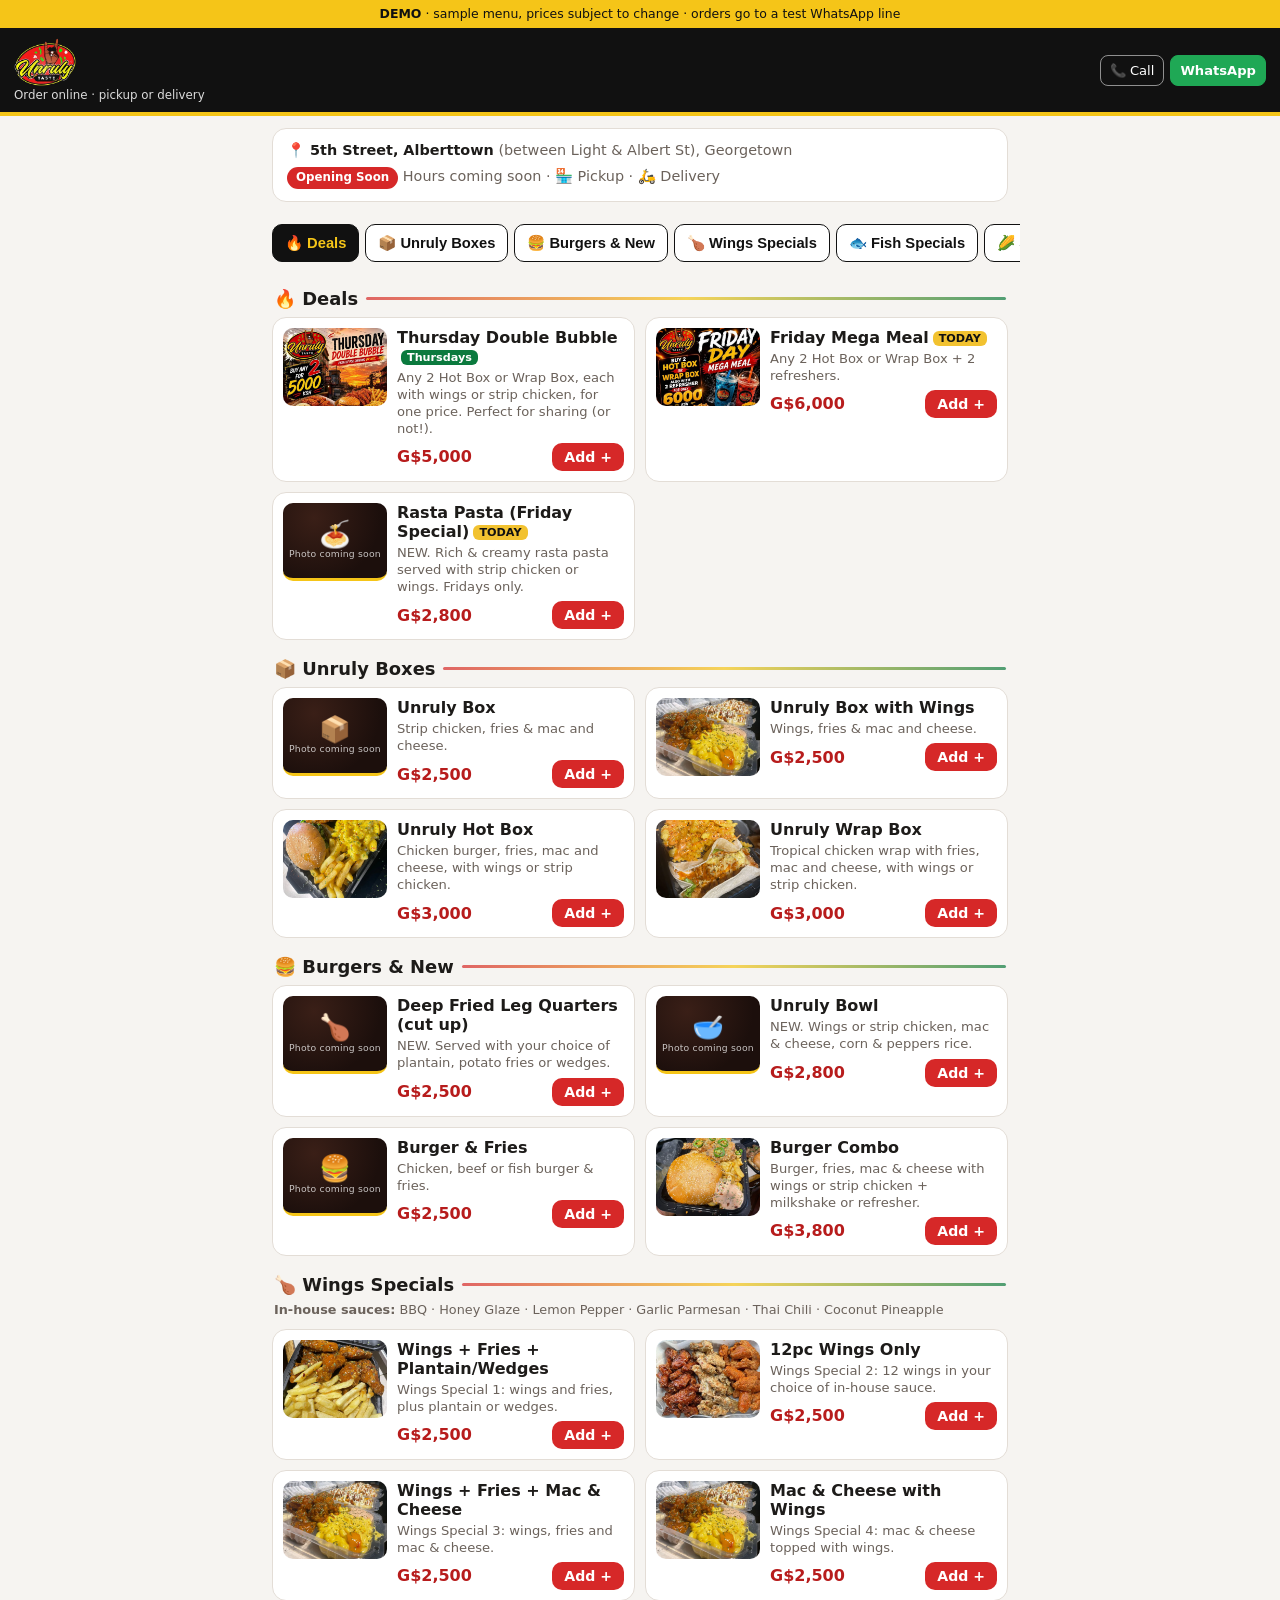
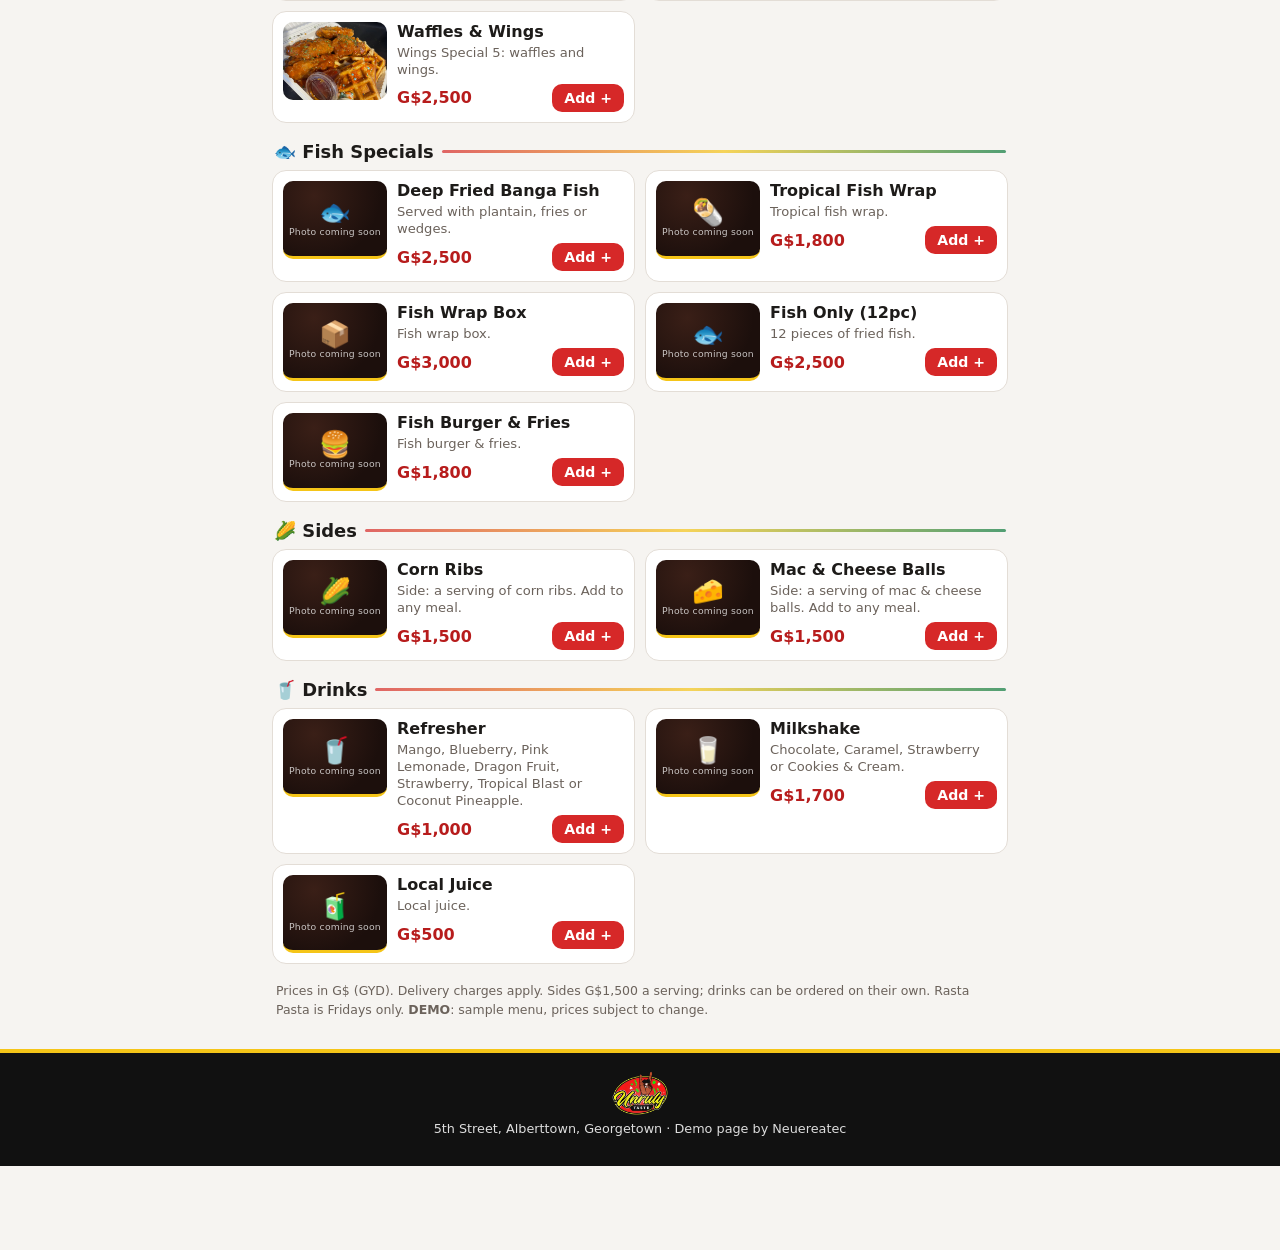
<file: index.html>
<!doctype html>
<html lang="en">
<head>
<meta charset="utf-8">
<meta name="viewport" content="width=device-width, initial-scale=1, viewport-fit=cover">
<title>Unruly Taste · Order Online (Demo)</title>
<meta name="description" content="Unruly Taste, Alberttown, Georgetown: wings specials, Unruly Boxes, Hot Box, Wrap Box, fish specials, Rasta Pasta Fridays. Order on WhatsApp for pickup or delivery. DEMO page, sample menu.">
<meta name="theme-color" content="#111111">
<meta property="og:title" content="Unruly Taste · Order Online (Demo)">
<meta property="og:description" content="Wings, Unruly Boxes, Hot Box, Wrap Box, fish specials & more. Tap to order on WhatsApp. Pickup or delivery in Georgetown. Demo menu.">
<meta property="og:image" content="https://bbscalton.github.io/unruly-taste-demo/images/og-share.jpg">
<meta property="og:image:type" content="image/jpeg">
<meta property="og:image:width" content="1200">
<meta property="og:image:height" content="630">
<meta property="og:image:alt" content="Unruly Taste logo with wings and a Hot Box">
<meta property="og:url" content="https://bbscalton.github.io/unruly-taste-demo/">
<meta property="og:type" content="website">
<link rel="icon" href="images/favicon-32.png" type="image/png" sizes="32x32">
<link rel="icon" href="images/favicon-192.png" type="image/png" sizes="192x192">
<link rel="apple-touch-icon" href="images/apple-touch-icon.png">
<link rel="stylesheet" href="styles.css">
<link rel="stylesheet" href="assistant.css">
</head>
<body>
<div class="demo-banner" role="note"><b>DEMO</b> · sample menu, prices subject to change · orders go to a test WhatsApp line</div>

<header>
  <div class="brand">
    <img class="logo" src="images/logo.webp" alt="Unruly Taste" width="62" height="48">
    <p>Order online · pickup or delivery</p>
  </div>
  <div class="hactions">
    <a class="hbtn" id="callBtn" href="#">📞 Call</a>
    <a class="hbtn wa" id="waBtn" href="#" target="_blank" rel="noopener">WhatsApp</a>
  </div>
</header>

<main id="shop">
  <section class="strip card">
    <div><b>📍 5th Street, Alberttown</b> <span class="muted">(between Light &amp; Albert St), Georgetown</span></div>
    <div class="muted"><span class="pill soon">Opening Soon</span> Hours coming soon · 🏪 Pickup · 🛵 Delivery</div>
  </section>

  <nav class="tabs" id="tabs" aria-label="Menu sections"></nav>

  <div id="menu"></div>

  <p class="fineprint">Prices in G$ (GYD). Delivery charges apply. Sides G$1,500 a serving; drinks can be ordered on their own. Rasta Pasta is Fridays only. <b>DEMO</b>: sample menu, prices subject to change.</p>
</main>

<!-- sticky cart bar -->
<button id="cartBar" class="cartbar hidden" type="button">
  <span><b id="cartCount">0</b> item(s) · View order</span><span id="cartTotalBar">G$0</span>
</button>

<!-- item options sheet -->
<div class="modal hidden" id="itemModal" role="dialog" aria-modal="true" aria-labelledby="itemTitle">
  <div class="sheet">
    <button class="x" data-close aria-label="Close">×</button>
    <img id="itemImg" alt="" width="640" height="480"><div id="itemNoPhoto" class="hidden"></div>
    <div class="sheet-body">
      <h2 id="itemTitle"></h2>
      <p id="itemDesc" class="muted"></p>
      <div id="itemDay" class="daynote hidden"></div>
      <div id="itemGroups"></div>
      <div class="qtyrow"><span>Quantity</span>
        <div class="stepper"><button type="button" id="qMinus" aria-label="Less">−</button><b id="qVal">1</b><button type="button" id="qPlus" aria-label="More">+</button></div>
      </div>
      <div class="msgline" id="itemErr"></div>
      <button class="big" id="addBtn" type="button">Add to order</button>
    </div>
  </div>
</div>

<!-- cart + checkout sheet -->
<div class="modal hidden" id="cartModal" role="dialog" aria-modal="true" aria-labelledby="cartTitle">
  <div class="sheet">
    <button class="x" data-close aria-label="Close">×</button>
    <div class="sheet-body">
      <h2 id="cartTitle">Your order</h2>
      <div id="cartLines"></div>
      <div class="totalrow"><span>Total</span><b id="cartTotal">G$0</b></div>
      <p class="note">+ delivery charge if delivered (confirmed on WhatsApp).</p>

      <form id="checkout" novalidate>
        <h3>Your details</h3>
        <label for="cName">Your name *</label>
        <input type="text" id="cName" autocomplete="name" placeholder="e.g. Shania Persaud" maxlength="60">
        <label for="cPhone">Your WhatsApp number * <span class="muted">(we send your receipt here)</span></label>
        <input type="tel" id="cPhone" autocomplete="tel" inputmode="tel" value="+592 " placeholder="+592 600 1234" maxlength="22">
        <div class="hint" id="phoneHint">Guyana numbers: just type the 7 digits after +592. Other countries: start with + and the country code.</div>

        <h3>Pickup or delivery?</h3>
        <div class="seg" role="radiogroup">
          <label><input type="radio" name="ful" value="pickup" checked> 🏪 Pickup</label>
          <label><input type="radio" name="ful" value="delivery"> 🛵 Delivery</label>
        </div>
        <div id="pickupInfo" class="note">Pick up at 5th Street, Alberttown (between Light &amp; Albert St), Georgetown.</div>
        <div id="deliveryBox" class="hidden">
          <label for="cAddr">Delivery address *</label>
          <textarea id="cAddr" rows="2" maxlength="200" placeholder="House/lot, street, village/ward"></textarea>
          <label for="cLandmark">Landmark (optional)</label>
          <input type="text" id="cLandmark" maxlength="80" placeholder="e.g. opposite the school">
          <div class="note">Delivery charges apply. Unruly Taste will confirm the delivery fee on WhatsApp.</div>
        </div>
        <label for="cNote">Note for the kitchen (optional)</label>
        <input type="text" id="cNote" maxlength="140" placeholder="e.g. extra sauce, no pepper">
        <div class="msgline" id="checkoutErr"></div>
        <h3>Payment</h3>
        <div class="seg" role="radiogroup" aria-label="Payment" id="payBox">
          <label><input type="radio" name="pay" value="pay-on-pickup" checked> 💵 Pay on pickup / delivery (cash)</label>
        </div>
        <button class="big wa" id="placeBtn" type="submit">Buy · place order</button>
        <p class="note">Your order goes straight to the Unruly Taste kitchen and you get an order number. Pay when you collect.</p>
      </form>
    </div>
  </div>
</div>

<!-- confirmation screen -->
<section id="done" class="hidden">
  <div class="card done">
    <div class="tick">✓</div>
    <h2 id="doneTitle">Thank you! Your order is placed</h2>
    <p id="doneMsg">Your order number is <b id="doneNo"></b>.</p>
    <a class="big wa" id="doneWa" href="#" target="_blank" rel="noopener">Open WhatsApp &amp; send order</a>
    <h3>Your receipt</h3>
    <pre id="receiptText" class="receipt"></pre>
    <div class="btnrow">
      <button type="button" class="sbtn" id="copyReceipt">📋 Copy receipt</button>
      <button type="button" class="sbtn" id="saveReceipt">💾 Save receipt</button>
      <button type="button" class="sbtn hidden" id="shareReceipt">📤 Share to my WhatsApp</button>
      <button type="button" class="sbtn" id="copyReorder">🔁 Copy reorder link</button>
    </div>
    <p class="note">Unruly Taste may also send this receipt to your WhatsApp number. To order the same again later, open the reorder link in the receipt.</p>
    <button type="button" class="big ghost" id="newOrder">Start a new order</button>
  </div>
</section>

<div id="toast" class="toast hidden" role="status"></div>

<footer><img class="logo small" src="images/logo.webp" alt="Unruly Taste" width="57" height="44" loading="lazy"><p>5th Street, Alberttown, Georgetown · Demo page by Neuereatec</p></footer>

<script src="config.js?v=20261012b"></script>
<script src="menu.js"></script>
<script src="menu-live.js?v=20261012f"></script>
</body>
</html>
</file>
<file: styles.css>
/* Unruly Taste demo ordering page. Look & feel follows the GDB Loan Helper (gdb.neuereatec.org):
   mobile-first, system font, solid header bar with a 4px accent border, white 14px-radius cards,
   big 10px-radius buttons, bottom-sheet modals. Colours: Unruly Taste black / red / yellow + green/gold. */
:root { --black:#111; --red:#d62828; --red2:#b71c1c; --yellow:#f5c518; --green:#0b7a3e; --gold:#f2c230; --wa:#1fa855; --bg:#f6f4f1; --line:#e3ddd6; --ink:#1d1b19; }
* { box-sizing:border-box; }
html, body { margin:0; font-family:system-ui,-apple-system,"Segoe UI",Roboto,Arial,sans-serif; background:var(--bg); color:var(--ink); }
body { padding-bottom:84px; }
a { color:inherit; }
.hidden { display:none !important; }
.muted { color:#6b625b; }
.demo-banner { background:var(--yellow); color:#111; font-size:.78rem; text-align:center; padding:6px 10px; line-height:1.3; }
header { position:sticky; top:0; z-index:20; background:var(--black); color:#fff; padding:10px 14px; border-bottom:4px solid var(--yellow); display:flex; align-items:center; justify-content:space-between; gap:8px; }
header p { margin:2px 0 0; font-size:.74rem; opacity:.85; }
.hactions { display:flex; gap:6px; flex-shrink:0; }
.hbtn { background:transparent; color:#fff; border:1px solid #fff8; border-radius:8px; padding:7px 9px; font-size:.82rem; text-decoration:none; white-space:nowrap; }
.hbtn.wa { background:var(--wa); border-color:var(--wa); font-weight:600; }
.logo { display:block; height:48px; width:auto; }
.logo.small { height:44px; margin:0 auto; }
main { max-width:760px; margin:0 auto; padding:12px; }
.hero { position:relative; border-radius:14px; overflow:hidden; background:#1c0f0c; color:#fff; }
.hero img { display:block; width:100%; height:auto; aspect-ratio:4/3; object-fit:cover; opacity:.55; }
.hero-text { position:absolute; inset:auto 0 0 0; padding:16px; background:linear-gradient(transparent, #000c 40%); }
.hero h1 { font-size:1.5rem; margin:6px 0 4px; line-height:1.15; }
.hero p { margin:0; font-size:.92rem; opacity:.92; }
.hl { color:var(--yellow); }
.pill { display:inline-block; font-size:.74rem; font-weight:700; padding:3px 9px; border-radius:20px; }
.pill.soon { background:var(--red); color:#fff; }
.chips { display:flex; flex-wrap:wrap; gap:6px; margin-top:10px; }
.chips span { background:#ffffff1f; border:1px solid #ffffff33; border-radius:20px; padding:4px 9px; font-size:.78rem; }
.card { background:#fff; border:1px solid var(--line); border-radius:14px; padding:14px; }
.info { margin-top:12px; display:grid; grid-template-columns:1fr 1fr; gap:10px 14px; font-size:.88rem; line-height:1.35; }
.info .intro { grid-column:1/-1; font-size:.82rem; border-top:1px dashed var(--line); padding-top:8px; }
.tabs { position:sticky; top:64px; z-index:10; display:flex; gap:6px; margin:14px -12px 4px; padding:8px 12px; background:var(--bg); overflow-x:auto; }
.tabs button { flex:1 0 auto; padding:9px 12px; border-radius:10px; border:1px solid var(--black); background:#fff; color:var(--black); font-size:.92rem; font-weight:600; }
.tabs button.on { background:var(--black); color:var(--yellow); }
.sec { scroll-margin-top:120px; }
.sec h2 { font-size:1.12rem; margin:18px 2px 8px; display:flex; align-items:center; gap:8px; }
.sec h2::after { content:""; flex:1; height:3px; background:linear-gradient(90deg,var(--red),var(--yellow),var(--green)); border-radius:3px; opacity:.7; }
.grid { display:grid; grid-template-columns:1fr; gap:10px; }
@media (min-width:560px) { .grid { grid-template-columns:1fr 1fr; } .info { grid-template-columns:repeat(3,1fr); } }
.item { display:flex; gap:10px; background:#fff; border:1px solid var(--line); border-radius:14px; padding:10px; text-align:left; width:100%; font:inherit; color:inherit; cursor:pointer; }
.item img { width:104px; height:78px; object-fit:cover; border-radius:10px; flex-shrink:0; background:#1c0f0c; }
.item .t { flex:1; min-width:0; display:flex; flex-direction:column; }
.item h3 { margin:0; font-size:1rem; }
.item p { margin:3px 0 6px; font-size:.82rem; color:#6b625b; line-height:1.3; }
.item .pr { margin-top:auto; display:flex; align-items:center; justify-content:space-between; gap:6px; }
.price { font-weight:800; color:var(--red2); }
.price.ask { color:#6b625b; font-weight:600; font-size:.88rem; }
.addb { background:var(--red); color:#fff; border-radius:10px; padding:6px 12px; font-weight:700; font-size:.88rem; }
.addb.alt { background:#fff; color:var(--black); border:1px solid var(--black); }
.tag { display:inline-block; font-size:.7rem; font-weight:700; background:var(--green); color:#fff; border-radius:6px; padding:1px 6px; margin-left:4px; vertical-align:middle; }
.tag.today { background:var(--gold); color:#111; }
.fineprint { font-size:.78rem; color:#6b625b; line-height:1.45; margin:18px 4px; }
.cartbar { position:fixed; left:10px; right:10px; bottom:calc(10px + env(safe-area-inset-bottom)); z-index:30; display:flex; justify-content:space-between; align-items:center; max-width:740px; margin:0 auto; padding:14px 16px; border:0; border-radius:12px; background:var(--red); color:#fff; font-size:1.02rem; box-shadow:0 6px 18px #0005; border-bottom:4px solid var(--yellow); }
.cartbar b { font-weight:800; }
.modal { position:fixed; inset:0; background:#0009; display:flex; align-items:flex-end; justify-content:center; z-index:50; }
.sheet { position:relative; background:#fff; width:100%; max-width:560px; max-height:92vh; overflow:auto; border-radius:16px 16px 0 0; padding-bottom:env(safe-area-inset-bottom); animation:up .18s ease-out; }
@keyframes up { from { transform:translateY(40px); opacity:.4; } to { transform:none; opacity:1; } }
.sheet > img { display:block; width:100%; height:auto; aspect-ratio:4/3; max-height:240px; object-fit:cover; background:#1c0f0c; }
.sheet-body { padding:14px 16px 18px; }
.sheet h2 { margin:0 0 4px; font-size:1.2rem; padding-right:34px; }
.sheet h3 { margin:18px 0 4px; font-size:1rem; }
.x { position:absolute; top:8px; right:8px; z-index:2; width:36px; height:36px; border-radius:50%; border:0; background:#000a; color:#fff; font-size:1.4rem; line-height:1; }
.grp { margin-top:12px; }
.grp .gl { font-weight:700; font-size:.92rem; margin-bottom:6px; }
.grp .gl small { font-weight:400; color:#6b625b; }
.opts { display:flex; flex-wrap:wrap; gap:6px; }
.opts button { border:1px solid #c9c0b7; background:#fff; border-radius:20px; padding:8px 12px; font-size:.9rem; color:var(--ink); }
.opts button.on { background:var(--black); border-color:var(--black); color:var(--yellow); font-weight:700; }
.daynote { margin-top:8px; background:#fff8e1; border:1px solid #f0d77a; border-radius:10px; padding:8px 10px; font-size:.86rem; }
.qtyrow { display:flex; align-items:center; justify-content:space-between; margin-top:16px; font-weight:600; }
.stepper { display:flex; align-items:center; gap:4px; }
.stepper button { width:38px; height:38px; border-radius:10px; border:1px solid #c9c0b7; background:#fff; font-size:1.25rem; }
.stepper b { min-width:30px; text-align:center; font-size:1.05rem; }
label { display:block; font-size:.92rem; margin:10px 0 4px; }
input[type=text], input[type=tel], textarea { width:100%; padding:12px; font:inherit; font-size:1.05rem; border:1px solid #c9c0b7; border-radius:10px; background:#fff; }
input.bad, textarea.bad { border-color:var(--red); background:#fff6f5; }
.hint { font-size:.78rem; color:#6b625b; margin-top:4px; }
.hint.ok { color:var(--green); font-weight:600; }
.hint.bad { color:var(--red); font-weight:600; }
.seg { display:flex; gap:8px; }
.seg label { flex:1; margin:0; border:1px solid #c9c0b7; border-radius:10px; padding:11px; text-align:center; font-weight:600; }
.seg label:has(input:checked) { background:var(--black); border-color:var(--black); color:var(--yellow); }
.seg input { position:absolute; opacity:0; pointer-events:none; }
.big { display:block; width:100%; margin-top:16px; padding:14px; font-size:1.05rem; font-weight:700; border:0; border-radius:10px; background:var(--red); color:#fff; text-align:center; text-decoration:none; }
.big.wa { background:var(--wa); }
.big.ghost { background:#fff; color:var(--black); border:1px solid var(--black); }
.big:disabled { opacity:.5; }
.msgline { margin-top:10px; font-size:.92rem; color:var(--red); min-height:1.2em; }
.note { font-size:.82rem; color:#6b625b; margin:8px 0 0; line-height:1.4; }
.line { display:flex; gap:10px; align-items:flex-start; padding:10px 0; border-bottom:1px solid var(--line); }
.line .ln { flex:1; min-width:0; }
.line .ln b { display:block; }
.line .ln small { color:#6b625b; display:block; line-height:1.3; }
.line .lp { font-weight:700; white-space:nowrap; }
.line .stepper button { width:32px; height:32px; font-size:1.05rem; }
.line .warn { color:#8a5a00; font-size:.78rem; }
.totalrow { display:flex; justify-content:space-between; font-size:1.15rem; margin-top:12px; }
.totalrow b { color:var(--red2); }
#done { max-width:560px; margin:0 auto; padding:12px; }
.done { text-align:left; }
.done .tick { width:56px; height:56px; border-radius:50%; background:var(--wa); color:#fff; font-size:2rem; display:flex; align-items:center; justify-content:center; margin:4px auto 8px; }
.done h2 { text-align:center; margin:0 0 6px; font-size:1.2rem; }
.done > p { text-align:center; margin:0; }
.receipt { white-space:pre-wrap; word-wrap:break-word; background:#fffdf5; border:1px dashed #d9c48a; border-radius:10px; padding:12px; font-size:.84rem; line-height:1.45; font-family:ui-monospace,Menlo,Consolas,monospace; max-height:340px; overflow:auto; }
.btnrow { display:grid; grid-template-columns:1fr 1fr; gap:8px; }
.sbtn { padding:11px 8px; border-radius:10px; border:1px solid var(--black); background:#fff; font-size:.9rem; font-weight:600; color:var(--ink); }
.toast { position:fixed; left:50%; transform:translateX(-50%); top:calc(12px + env(safe-area-inset-top)); pointer-events:none; z-index:60; background:var(--black); color:#fff; padding:10px 16px; border-radius:10px; font-size:.92rem; max-width:90vw; border-left:4px solid var(--yellow); box-shadow:0 4px 14px #0006; }
footer { text-align:center; padding:18px 12px 30px; font-size:.8rem; background:var(--black); color:#ddd; border-top:4px solid var(--yellow); }
footer p { margin:6px 0 0; }
footer .muted { color:#999; }
.strip { display:flex; flex-direction:column; gap:6px; font-size:.9rem; line-height:1.35; padding:12px 14px; }
.flv { font-size:.8rem; color:#6b625b; margin:-2px 2px 10px; line-height:1.4; }
.price.ask { color:#8a5a00; }

/* no-photo card (items without a real photo yet; no generated food pictures) */
.nophoto { width:104px; height:78px; flex-shrink:0; border-radius:10px; display:flex; flex-direction:column; align-items:center; justify-content:center; gap:1px; text-align:center;
  background:radial-gradient(circle at 30% 20%, #3a1f17 0, #1c0f0c 70%); color:#fff; border-bottom:3px solid var(--yellow); padding:4px; overflow:hidden; }
.nophoto .np-i { font-size:1.6rem; line-height:1; } .nophoto .np-n { display:none; } .nophoto small { font-size:.58rem; opacity:.75; letter-spacing:.2px; }
#itemNoPhoto .nophoto { width:100%; height:180px; border-radius:16px 16px 0 0; border-bottom-width:4px; }
#itemNoPhoto .nophoto .np-i { font-size:3rem; } #itemNoPhoto .nophoto .np-n { display:block; font-weight:800; font-size:1.05rem; color:var(--yellow); margin-top:4px; } #itemNoPhoto .nophoto small { font-size:.75rem; }
</file>
<file: assistant.css>
/* In-page AI order assistant (header "Call" = voice, "WhatsApp" = text chat). Bottom sheet, mobile-first. */
body.ai-open { overflow:hidden; }
.ai-sheet { position:fixed; inset:0; z-index:100; background:#0009; display:flex; align-items:flex-end; justify-content:center; }
.ai-panel { width:100%; max-width:560px; height:min(92dvh, 760px); background:#efeae2; border-radius:16px 16px 0 0; display:flex; flex-direction:column; overflow:hidden; box-shadow:0 -6px 30px #0005; }
@media (min-width:700px) { .ai-sheet { align-items:center; } .ai-panel { border-radius:16px; } }
.ai-head { display:flex; align-items:center; gap:10px; padding:10px 12px; background:var(--black,#111); color:#fff; border-bottom:4px solid var(--yellow,#f5c518); }
.ai-sheet:not(.voice) .ai-head { background:#075e54; border-bottom-color:#25d366; }
.ai-av { width:36px; height:36px; border-radius:50%; background:var(--red,#d62828); color:var(--yellow,#f5c518); display:grid; place-items:center; font-weight:900; font-style:italic; font-family:Impact,"Arial Black",sans-serif; flex-shrink:0; }
.ai-ttl { flex:1; display:flex; flex-direction:column; line-height:1.2; min-width:0; }
.ai-ttl b { font-size:1rem; } .ai-ttl span { font-size:.75rem; opacity:.85; }
.ai-x { background:transparent; border:0; color:#fff; font-size:1.3rem; padding:6px 10px; cursor:pointer; }
.ai-body { flex:1; overflow-y:auto; padding:12px 10px; display:flex; flex-direction:column; gap:6px; -webkit-overflow-scrolling:touch; }
.ai-row { display:flex; } .ai-row.me { justify-content:flex-end; }
.ai-bub { max-width:82%; padding:8px 11px; border-radius:12px; font-size:.95rem; line-height:1.38; white-space:pre-wrap; word-wrap:break-word; box-shadow:0 1px 1px #0001; }
.ai-row.bot .ai-bub { background:#fff; border-top-left-radius:4px; }
.ai-row.me .ai-bub { background:#d9fdd3; border-top-right-radius:4px; }
.ai-sheet.voice .ai-row.me .ai-bub { background:#fff4c2; }
.ai-row.cap .ai-bub { font-size:1rem; }
.ai-dots { display:flex; gap:4px; padding:12px 14px; }
.ai-dots i { width:7px; height:7px; border-radius:50%; background:#999; animation:aiDot 1.2s infinite; }
.ai-dots i:nth-child(2) { animation-delay:.2s; } .ai-dots i:nth-child(3) { animation-delay:.4s; }
@keyframes aiDot { 0%,60%,100% { opacity:.3; transform:translateY(0); } 30% { opacity:1; transform:translateY(-3px); } }
.ai-note { align-self:center; text-align:center; max-width:92%; font-size:.8rem; color:#54656f; background:#fff8; border-radius:8px; padding:6px 10px; }
.ai-note a { color:#075e54; font-weight:600; }
.ai-order { align-self:center; background:#fff; border:2px solid var(--green,#0b7a3e); border-radius:12px; padding:10px 14px; text-align:center; display:flex; flex-direction:column; gap:3px; font-size:.88rem; }
.ai-order b { color:var(--green,#0b7a3e); font-size:1rem; }
.ai-again { align-self:center; margin-top:6px; background:var(--black,#111); color:var(--yellow,#f5c518); border:0; border-radius:10px; padding:10px 16px; font-weight:700; cursor:pointer; }
.ai-input { display:flex; gap:8px; padding:8px; background:#f0f2f5; border-top:1px solid #0001; padding-bottom:max(8px, env(safe-area-inset-bottom)); }
.ai-input input { flex:1; border:0; border-radius:22px; padding:11px 15px; font-size:16px; background:#fff; outline:none; }
.ai-input button { width:44px; height:44px; border-radius:50%; border:0; background:#00a884; color:#fff; font-size:1.1rem; cursor:pointer; }
.ai-input button:disabled, .ai-input input:disabled { opacity:.5; }
.ai-voice { display:flex; flex-direction:column; align-items:center; gap:10px; padding:14px 10px max(12px, env(safe-area-inset-bottom)); background:var(--black,#111); color:#fff; }
.ai-status { font-size:.92rem; min-height:1.2em; opacity:.92; }
.ai-mic { width:92px; height:92px; border-radius:50%; border:0; background:var(--red,#d62828); color:#fff; font-size:2.4rem; cursor:pointer; box-shadow:0 0 0 0 #d6282866; transition:transform .15s; }
.ai-mic:active { transform:scale(.95); }
.ai-voice.listen .ai-mic { background:var(--green,#0b7a3e); animation:aiPulse 1.6s infinite; }
.ai-voice.rec .ai-mic { background:var(--green,#0b7a3e); animation:aiPulse .8s infinite; }
.ai-voice.speak .ai-mic { background:#444; }
.ai-voice.busy .ai-mic { background:#555; opacity:.8; }
.ai-voice.listen .ai-mic-ico::after, .ai-voice.rec .ai-mic-ico::after { content:""; }
@keyframes aiPulse { 0% { box-shadow:0 0 0 0 #0b7a3eaa; } 70% { box-shadow:0 0 0 18px #0b7a3e00; } 100% { box-shadow:0 0 0 0 #0b7a3e00; } }
.ai-end { background:transparent; color:#fff; border:2px solid #ff5a4f; border-radius:22px; padding:8px 26px; font-weight:700; cursor:pointer; }
.ai-foot { margin:0; padding:5px 10px 7px; font-size:.68rem; text-align:center; color:#667; background:#f0f2f5; }
.ai-sheet.voice .ai-foot { background:var(--black,#111); color:#aaa; }
</file>
